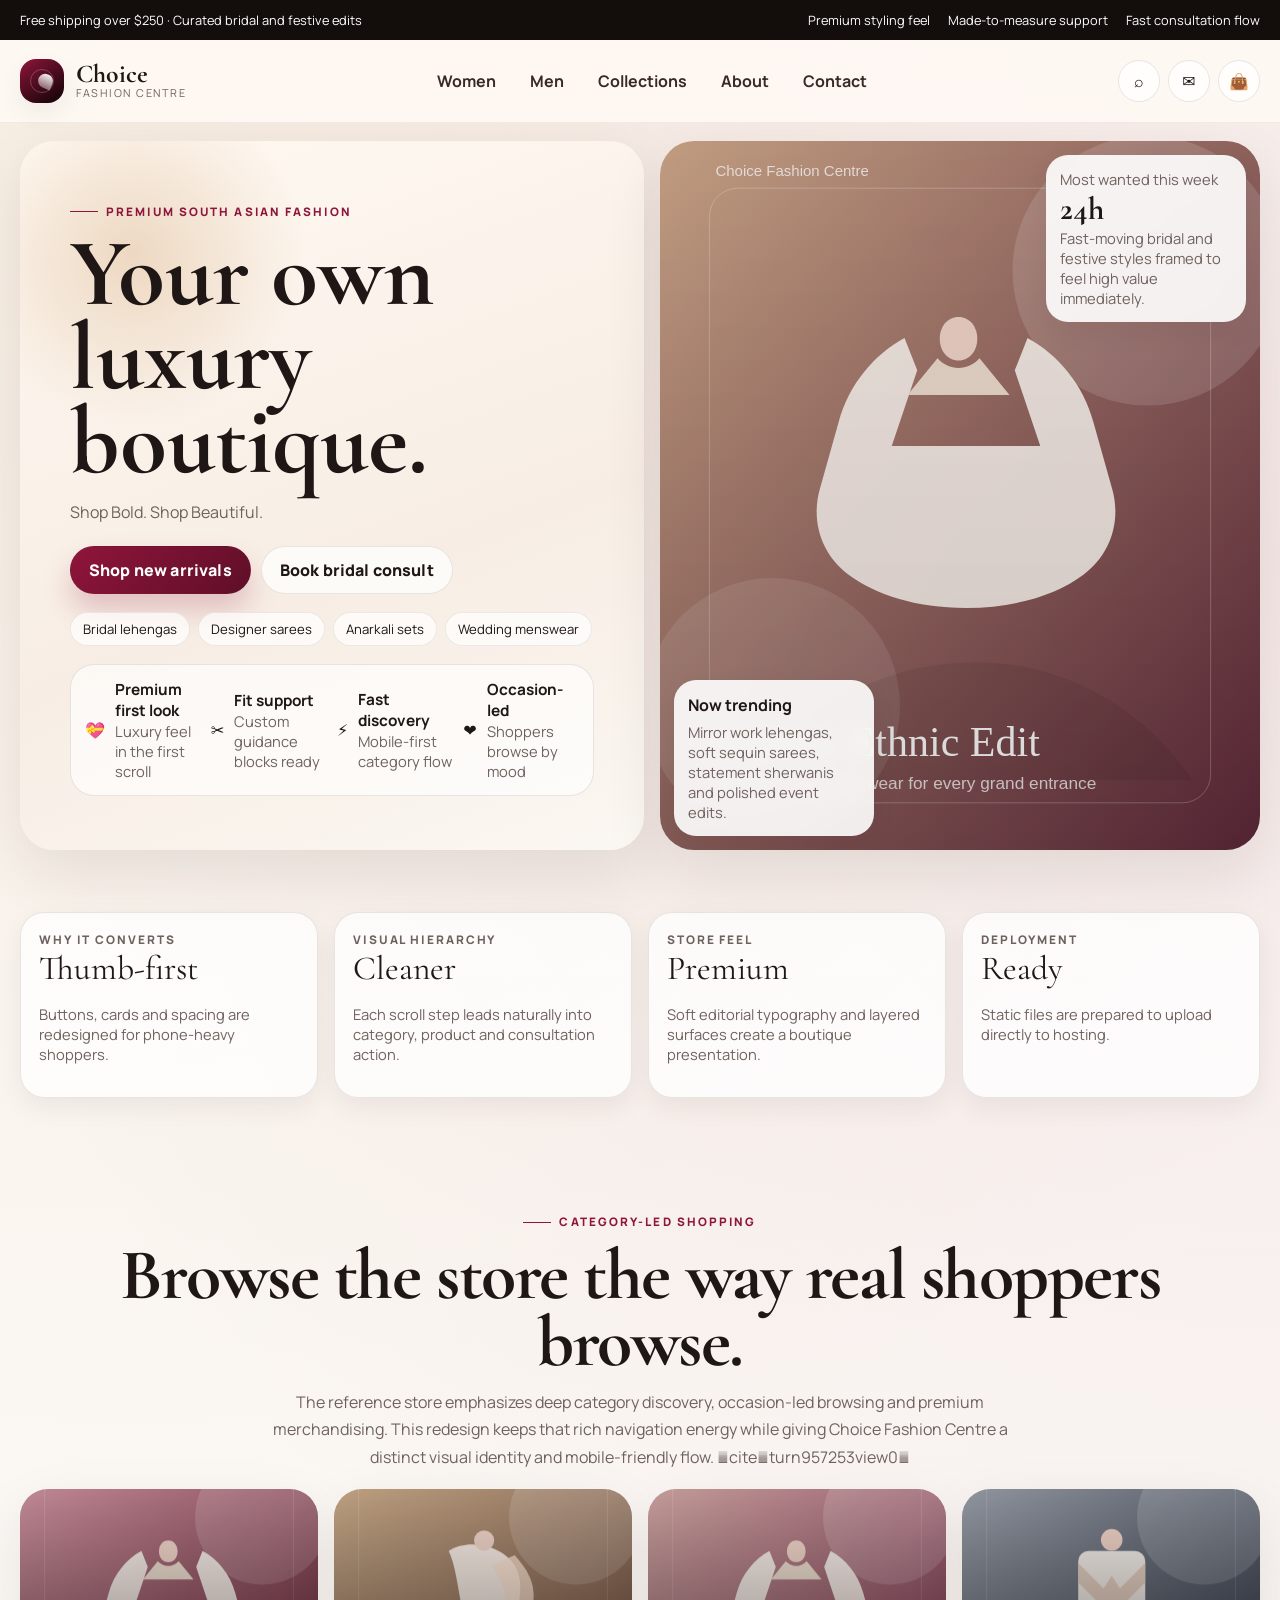
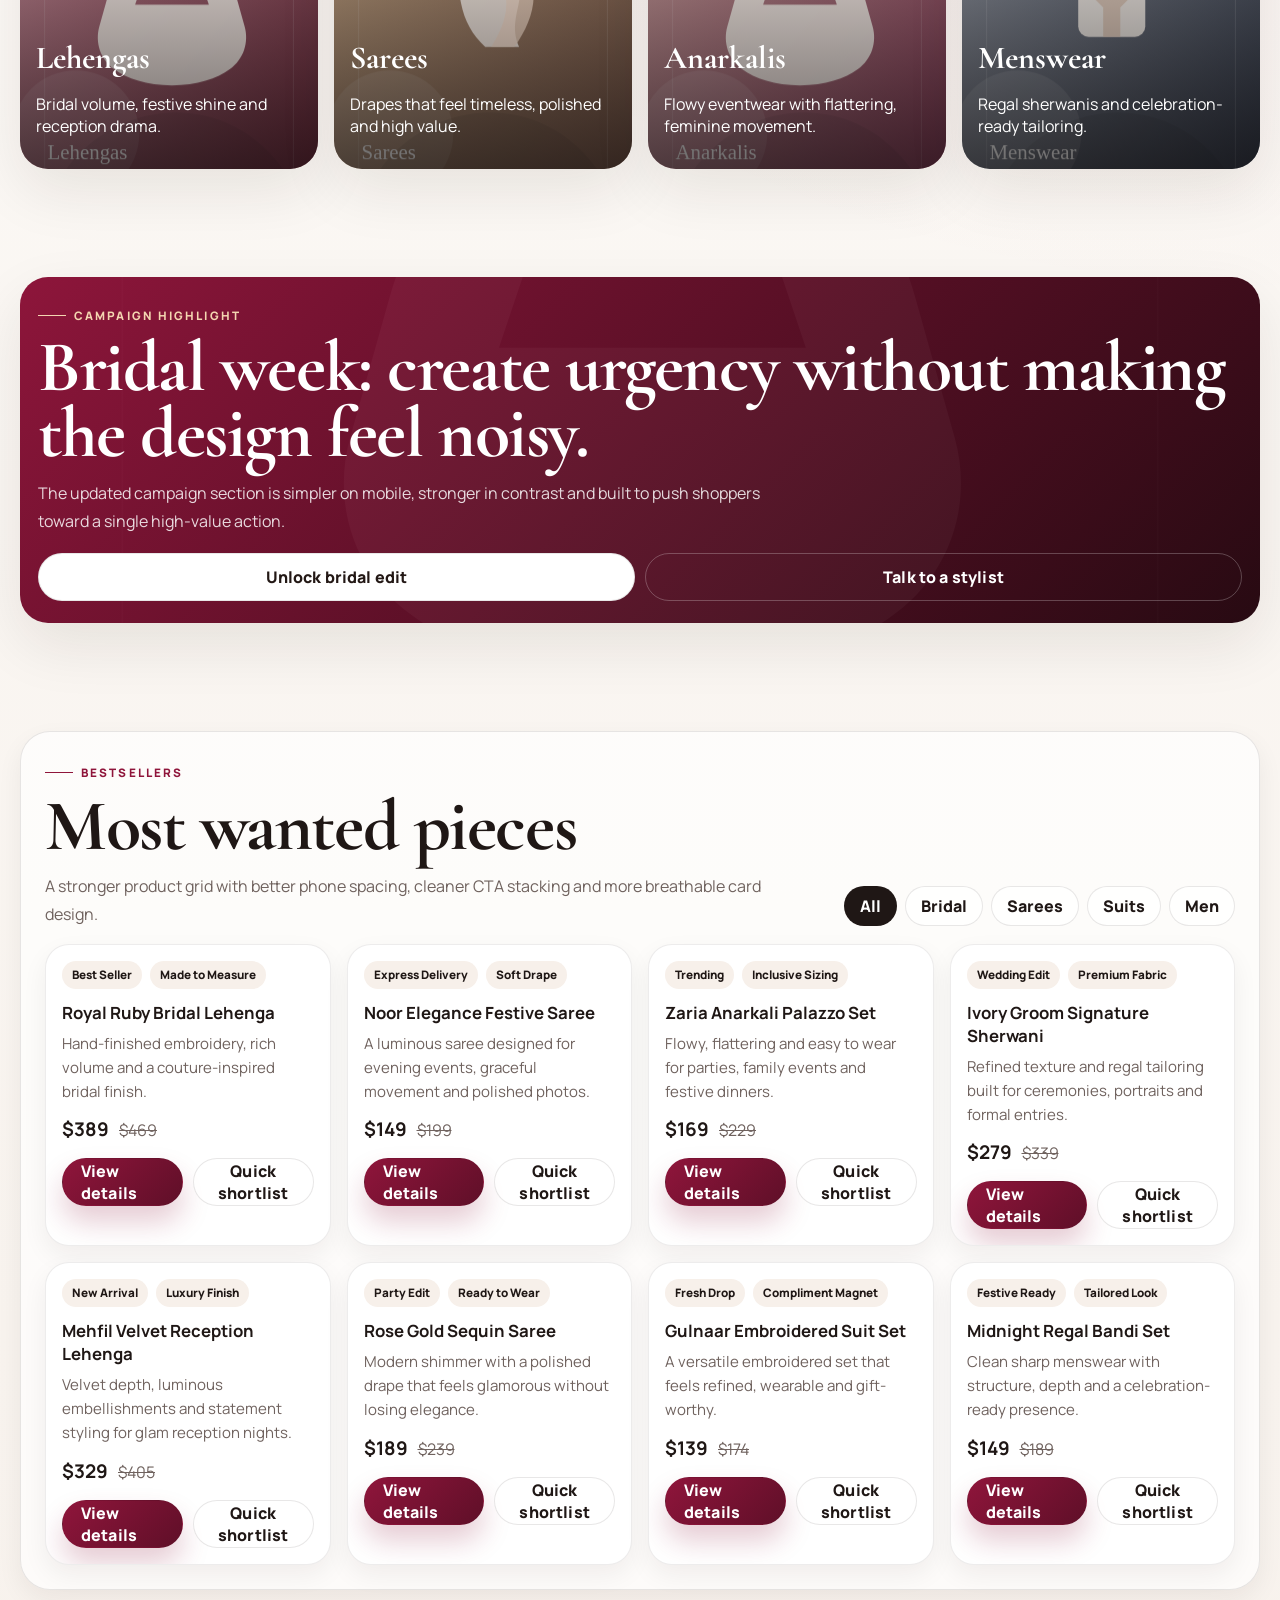
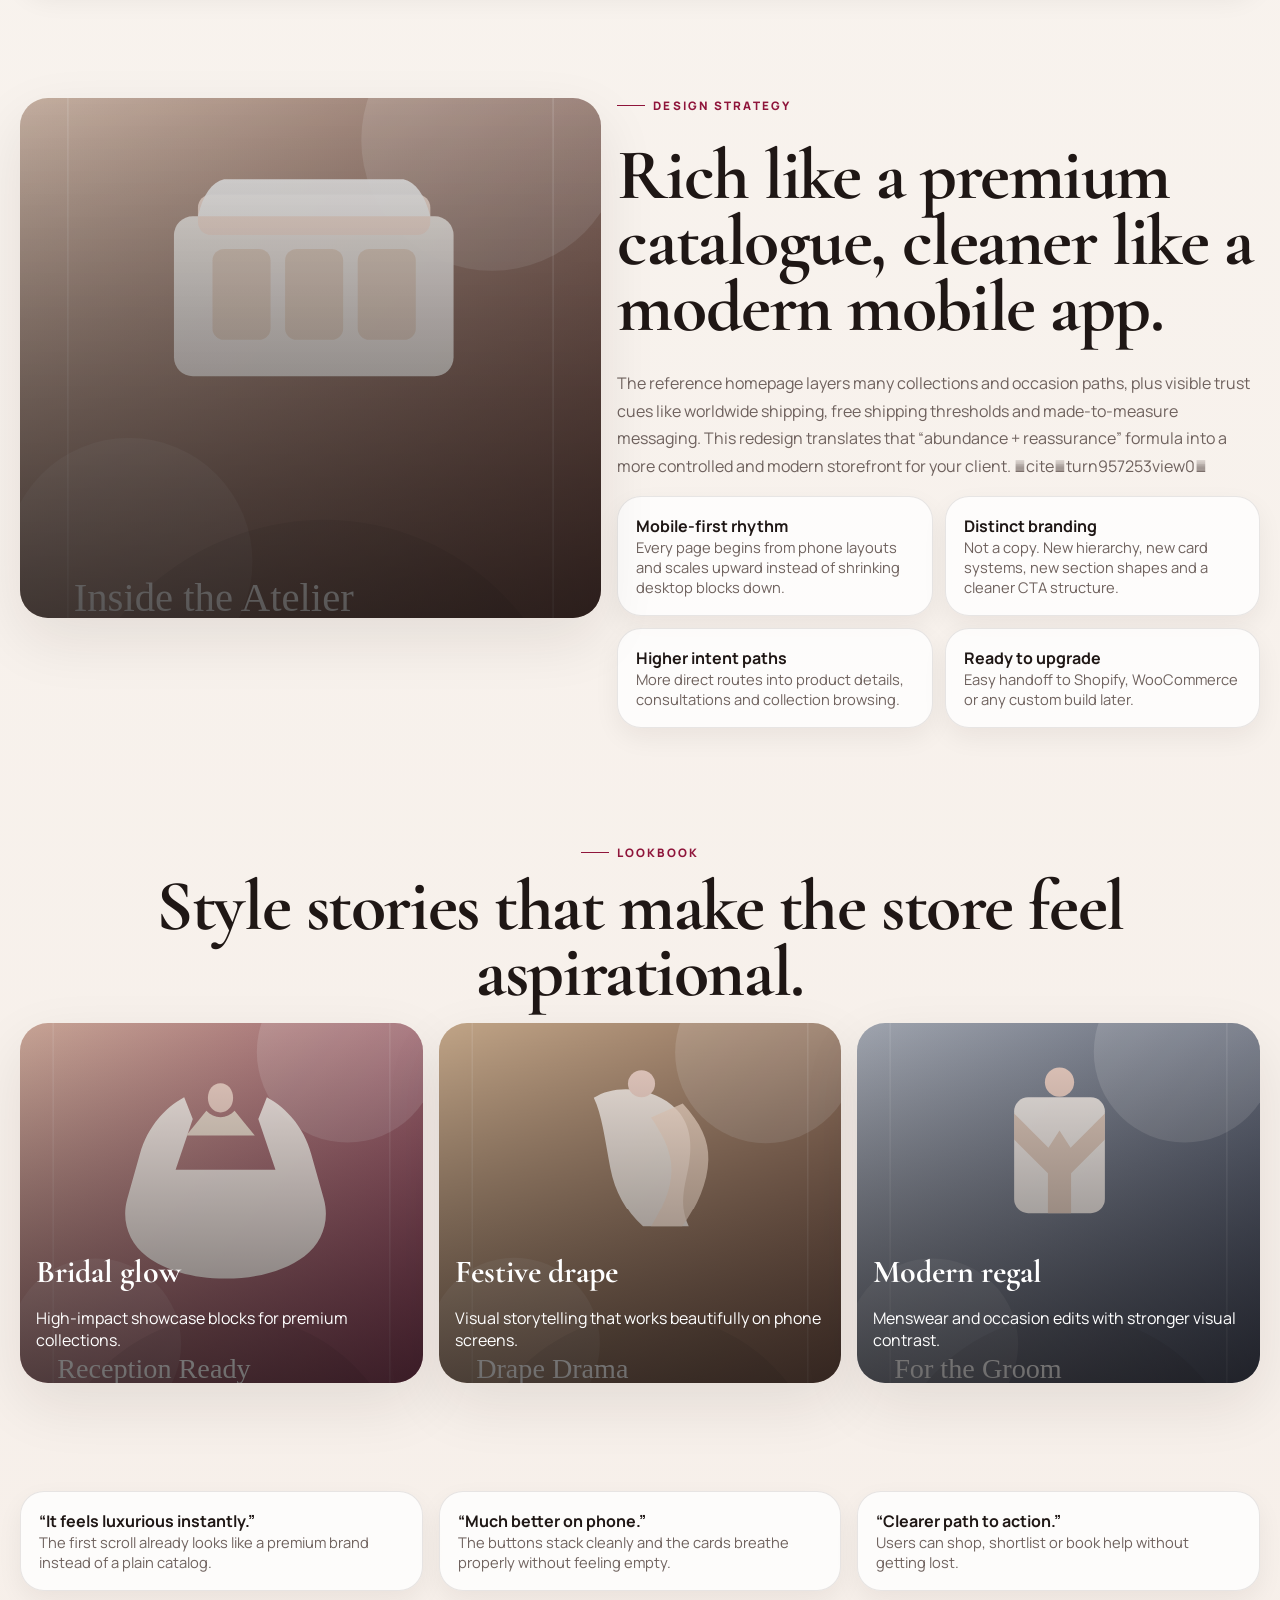
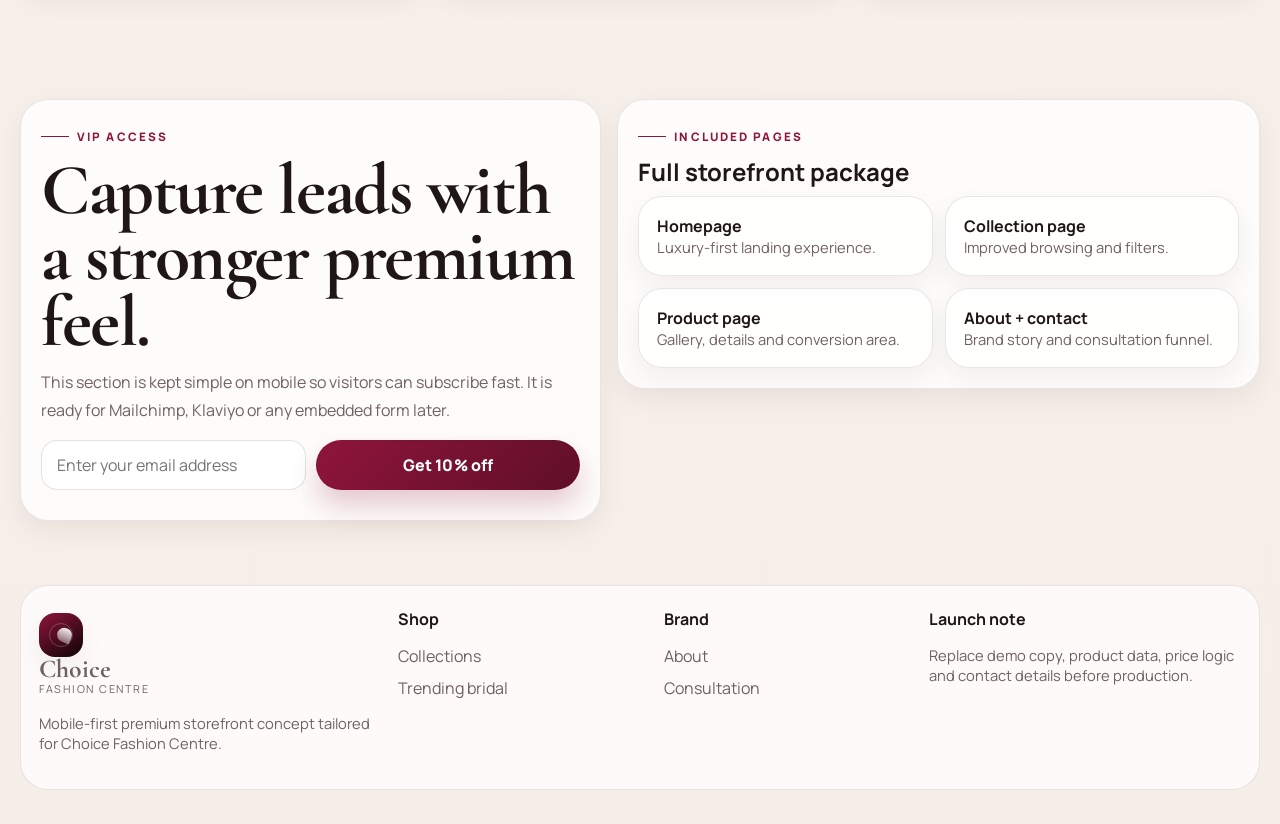
<file: index.html>
<!DOCTYPE html>
<html lang="en">

<head>
  <meta charset="UTF-8">
  <meta name="viewport" content="width=device-width, initial-scale=1.0">
  <title>Choice Fashion Centre | Premium Occasion Wear</title>
  <meta name="description"
    content="Choice Fashion Centre premium mobile-first fashion storefront for bridal, festive, saree and menswear shopping.">
  <link rel="preconnect" href="https://fonts.googleapis.com">
  <link rel="preconnect" href="https://fonts.gstatic.com" crossorigin>
  <link
    href="https://fonts.googleapis.com/css2?family=Cormorant+Garamond:wght@500;600;700&family=Manrope:wght@400;500;700;800&display=swap"
    rel="stylesheet">
  <link rel="stylesheet" href="assets/css/styles.css">
</head>

<body>
  <div class="topbar">
    <div class="container topbar-inner">
      <div>Free shipping over $250 · Curated bridal and festive edits</div>
      <div class="topbar-items"><span>Premium styling feel</span><span>Made-to-measure support</span><span>Fast
          consultation flow</span></div>
    </div>
  </div>

  <header class="site-header">
    <div class="container navbar">
      <a class="brand" href="index.html">
        <div class="brand-mark"></div>
        <div class="brand-text"><strong>Choice</strong><span>Fashion Centre</span></div>
      </a>

      <nav class="nav-links">
        <div class="nav-item"><a href="pages/shop.html">Women</a></div>
        <div class="nav-item"><a href="pages/shop.html">Men</a></div>
        <div class="nav-item"><a href="pages/shop.html">Collections</a></div>
        <div class="nav-item"><a href="pages/about.html">About</a></div>
        <div class="nav-item"><a href="pages/contact.html">Contact</a></div>
      </nav>

      <div class="header-actions">
        <div class="header-desktop-actions">
          <a class="icon-btn" href="pages/shop.html" aria-label="Search">⌕</a>
          <a class="icon-btn" href="pages/contact.html" aria-label="Contact">✉</a>
          <a class="icon-btn" href="pages/shop.html" aria-label="Bag">👜</a>
        </div>
        <button class="icon-btn mobile-toggle" data-mobile-toggle aria-label="Menu">☰</button>
      </div>
    </div>
  </header>

  <div class="mobile-panel" data-mobile-panel>
    <div class="mobile-sheet">
      <div style="display:flex;justify-content:space-between;align-items:center;gap:12px;">
        <div class="brand-text"><strong>Choice</strong><span>Fashion Centre</span></div>
        <button class="icon-btn" data-mobile-close aria-label="Close">✕</button>
      </div>
      <a href="pages/shop.html">Shop all collections</a>
      <a href="pages/product.html?product=royal-ruby-lehenga">Trending bridal</a>
      <a href="pages/product.html?product=ivory-groom-sherwani">Menswear edit</a>
      <a href="pages/about.html">Our story</a>
      <a href="pages/contact.html">Book consultation</a>
      <div class="mobile-cta"><a class="btn btn-primary" href="pages/contact.html" style="width:100%;">Get styling
          help</a></div>
    </div>
  </div>

  <main>
    <section class="hero">
      <div class="container hero-wrap">
        <div class="hero-copy">
          <div class="eyebrow">Premium South Asian fashion</div>
          <h1>Your own luxury boutique.</h1>
          <p>Shop Bold. Shop Beautiful.</p>
          <div class="hero-actions">
            <a class="btn btn-primary" href="pages/shop.html">Shop new arrivals</a>
            <a class="btn btn-secondary" href="pages/contact.html">Book bridal consult</a>
          </div>
          <div class="hero-tags">
            <span class="pill">Bridal lehengas</span>
            <span class="pill">Designer sarees</span>
            <span class="pill">Anarkali sets</span>
            <span class="pill">Wedding menswear</span>
          </div>
          <div class="trust-bar">
            <div class="trust-item">
              <div>💝</div>
              <div><strong>Premium first look</strong>
                <div class="small">Luxury feel in the first scroll</div>
              </div>
            </div>
            <div class="trust-item">
              <div>✂</div>
              <div><strong>Fit support</strong>
                <div class="small">Custom guidance blocks ready</div>
              </div>
            </div>
            <div class="trust-item">
              <div>⚡</div>
              <div><strong>Fast discovery</strong>
                <div class="small">Mobile-first category flow</div>
              </div>
            </div>
            <div class="trust-item">
              <div>❤</div>
              <div><strong>Occasion-led</strong>
                <div class="small">Shoppers browse by mood</div>
              </div>
            </div>
          </div>
        </div>

        <div class="hero-media">
          <div class="hero-floating float-right">
            <div class="small">Most wanted this week</div>
            <div class="kpi">24h</div>
            <div class="small">Fast-moving bridal and festive styles framed to feel high value immediately.</div>
          </div>
          <div class="hero-floating float-left">
            <strong>Now trending</strong>
            <div class="small" style="margin-top:6px;">Mirror work lehengas, soft sequin sarees, statement sherwanis and
              polished event edits.</div>
          </div>
        </div>
      </div>
    </section>

    <section class="section">
      <div class="container stats-grid">
        <article class="stat-card">
          <div class="label">Why it converts</div>
          <div class="stat-value">Thumb-first</div>
          <p class="small">Buttons, cards and spacing are redesigned for phone-heavy shoppers.</p>
        </article>
        <article class="stat-card">
          <div class="label">Visual hierarchy</div>
          <div class="stat-value">Cleaner</div>
          <p class="small">Each scroll step leads naturally into category, product and consultation action.</p>
        </article>
        <article class="stat-card">
          <div class="label">Store feel</div>
          <div class="stat-value">Premium</div>
          <p class="small">Soft editorial typography and layered surfaces create a boutique presentation.</p>
        </article>
        <article class="stat-card">
          <div class="label">Deployment</div>
          <div class="stat-value">Ready</div>
          <p class="small">Static files are prepared to upload directly to hosting.</p>
        </article>
      </div>
    </section>

    <section class="section">
      <div class="container center">
        <div class="eyebrow">Category-led shopping</div>
        <h2 class="section-title">Browse the store the way real shoppers browse.</h2>
        <p class="section-copy" style="margin-inline:auto;">The reference store emphasizes deep category discovery,
          occasion-led browsing and premium merchandising. This redesign keeps that rich navigation energy while giving
          Choice Fashion Centre a distinct visual identity and mobile-friendly flow. citeturn957253view0</p>
      </div>
      <div class="container category-grid" style="margin-top:18px;">
        <a class="category-card category-a" href="pages/product.html?product=royal-ruby-lehenga">
          <div class="overlay"></div>
          <div class="content">
            <h3>Lehengas</h3>
            <p>Bridal volume, festive shine and reception drama.</p>
          </div>
        </a>
        <a class="category-card category-b" href="pages/product.html?product=noor-elegance-saree">
          <div class="overlay"></div>
          <div class="content">
            <h3>Sarees</h3>
            <p>Drapes that feel timeless, polished and high value.</p>
          </div>
        </a>
        <a class="category-card category-c" href="pages/product.html?product=zaria-anarkali-set">
          <div class="overlay"></div>
          <div class="content">
            <h3>Anarkalis</h3>
            <p>Flowy eventwear with flattering, feminine movement.</p>
          </div>
        </a>
        <a class="category-card category-d" href="pages/product.html?product=ivory-groom-sherwani">
          <div class="overlay"></div>
          <div class="content">
            <h3>Menswear</h3>
            <p>Regal sherwanis and celebration-ready tailoring.</p>
          </div>
        </a>
      </div>
    </section>

    <section class="section">
      <div class="container promo-panel">
        <div class="eyebrow" style="color:#f4d6b1;">Campaign highlight</div>
        <h2 class="section-title">Bridal week: create urgency without making the design feel noisy.</h2>
        <p class="section-copy" style="color:rgba(255,255,255,.84);">The updated campaign section is simpler on mobile,
          stronger in contrast and built to push shoppers toward a single high-value action.</p>
        <div class="promo-actions">
          <a class="btn btn-secondary" href="pages/shop.html" style="background:#fff;color:#231815;">Unlock bridal
            edit</a>
          <a class="btn btn-ghost" href="pages/contact.html" style="border-color:rgba(255,255,255,.24);color:#fff;">Talk
            to a stylist</a>
        </div>
      </div>
    </section>

    <section class="section">
      <div class="container product-shell">
        <div class="product-toolbar">
          <div>
            <div class="eyebrow">Bestsellers</div>
            <h2 class="section-title">Most wanted pieces</h2>
            <p class="section-copy">A stronger product grid with better phone spacing, cleaner CTA stacking and more
              breathable card design.</p>
          </div>
          <div class="tabs">
            <button class="tab-btn active" data-tab="all">All</button>
            <button class="tab-btn" data-tab="bridal">Bridal</button>
            <button class="tab-btn" data-tab="sarees">Sarees</button>
            <button class="tab-btn" data-tab="salwar">Suits</button>
            <button class="tab-btn" data-tab="mens">Men</button>
          </div>
        </div>
        <div class="product-grid" data-product-grid></div>
      </div>
    </section>

    <section class="section">
      <div class="container story-grid">
        <div class="story-media"></div>
        <div class="story-copy">
          <div class="eyebrow">Design strategy</div>
          <h2 class="section-title">Rich like a premium catalogue, cleaner like a modern mobile app.</h2>
          <p class="section-copy">The reference homepage layers many collections and occasion paths, plus visible trust
            cues like worldwide shipping, free shipping thresholds and made-to-measure messaging. This redesign
            translates that “abundance + reassurance” formula into a more controlled and modern storefront for your
            client. citeturn957253view0</p>
          <div class="feature-list">
            <div class="feature-card"><strong>Mobile-first rhythm</strong>
              <p class="small">Every page begins from phone layouts and scales upward instead of shrinking desktop
                blocks down.</p>
            </div>
            <div class="feature-card"><strong>Distinct branding</strong>
              <p class="small">Not a copy. New hierarchy, new card systems, new section shapes and a cleaner CTA
                structure.</p>
            </div>
            <div class="feature-card"><strong>Higher intent paths</strong>
              <p class="small">More direct routes into product details, consultations and collection browsing.</p>
            </div>
            <div class="feature-card"><strong>Ready to upgrade</strong>
              <p class="small">Easy handoff to Shopify, WooCommerce or any custom build later.</p>
            </div>
          </div>
        </div>
      </div>
    </section>

    <section class="section">
      <div class="container center">
        <div class="eyebrow">Lookbook</div>
        <h2 class="section-title">Style stories that make the store feel aspirational.</h2>
      </div>
      <div class="container lookbook-grid" style="margin-top:18px;">
        <div class="lookbook-card lb-1">
          <div class="content">
            <h3>Bridal glow</h3>
            <p>High-impact showcase blocks for premium collections.</p>
          </div>
        </div>
        <div class="lookbook-card lb-2">
          <div class="content">
            <h3>Festive drape</h3>
            <p>Visual storytelling that works beautifully on phone screens.</p>
          </div>
        </div>
        <div class="lookbook-card lb-3">
          <div class="content">
            <h3>Modern regal</h3>
            <p>Menswear and occasion edits with stronger visual contrast.</p>
          </div>
        </div>
      </div>
    </section>

    <section class="section">
      <div class="container testimonial-grid">
        <article class="testimonial"><strong>“It feels luxurious instantly.”</strong>
          <p class="small">The first scroll already looks like a premium brand instead of a plain catalog.</p>
        </article>
        <article class="testimonial"><strong>“Much better on phone.”</strong>
          <p class="small">The buttons stack cleanly and the cards breathe properly without feeling empty.</p>
        </article>
        <article class="testimonial"><strong>“Clearer path to action.”</strong>
          <p class="small">Users can shop, shortlist or book help without getting lost.</p>
        </article>
      </div>
    </section>

    <section class="section">
      <div class="container newsletter">
        <div class="newsletter-card">
          <div class="eyebrow">VIP access</div>
          <h2 class="section-title">Capture leads with a stronger premium feel.</h2>
          <p class="section-copy">This section is kept simple on mobile so visitors can subscribe fast. It is ready for
            Mailchimp, Klaviyo or any embedded form later.</p>
          <form class="input-row" data-fake-submit style="margin-top:16px;">
            <input type="email" placeholder="Enter your email address">
            <button class="btn btn-primary" type="submit">Get 10% off</button>
            <div class="small" data-note></div>
          </form>
        </div>
        <div class="contact-card">
          <div class="eyebrow">Included pages</div>
          <h3 style="font-size:1.5rem;margin:10px 0 8px;">Full storefront package</h3>
          <div class="feature-list">
            <div class="feature-card"><strong>Homepage</strong>
              <p class="small">Luxury-first landing experience.</p>
            </div>
            <div class="feature-card"><strong>Collection page</strong>
              <p class="small">Improved browsing and filters.</p>
            </div>
            <div class="feature-card"><strong>Product page</strong>
              <p class="small">Gallery, details and conversion area.</p>
            </div>
            <div class="feature-card"><strong>About + contact</strong>
              <p class="small">Brand story and consultation funnel.</p>
            </div>
          </div>
        </div>
      </div>
    </section>
  </main>

  <footer class="footer">
    <div class="container footer-shell">
      <div class="footer-grid">
        <div>
          <a class="brand" href="index.html">
            <div class="brand-mark"></div>
            <div class="brand-text"><strong>Choice</strong><span>Fashion Centre</span></div>
          </a>
          <p class="small" style="margin-top:12px;">Mobile-first premium storefront concept tailored for Choice Fashion
            Centre.</p>
        </div>
        <div>
          <h4>Shop</h4><a href="pages/shop.html">Collections</a><a
            href="pages/product.html?product=royal-ruby-lehenga">Trending bridal</a>
        </div>
        <div>
          <h4>Brand</h4><a href="pages/about.html">About</a><a href="pages/contact.html">Consultation</a>
        </div>
        <div>
          <h4>Launch note</h4>
          <p class="small">Replace demo copy, product data, price logic and contact details before production.</p>
        </div>
      </div>
    </div>
  </footer>

  <nav class="mobile-bottom-nav">
    <a href="index.html" class="active"><span>⌂</span><span>Home</span></a>
    <a href="pages/shop.html"><span>◫</span><span>Shop</span></a>
    <a href="pages/contact.html"><span>✉</span><span>Consult</span></a>
    <a href="pages/product.html?product=royal-ruby-lehenga"><span>♡</span><span>Trending</span></a>
  </nav>

  <script src="assets/js/app.js"></script>
</body>

</html>
</file>
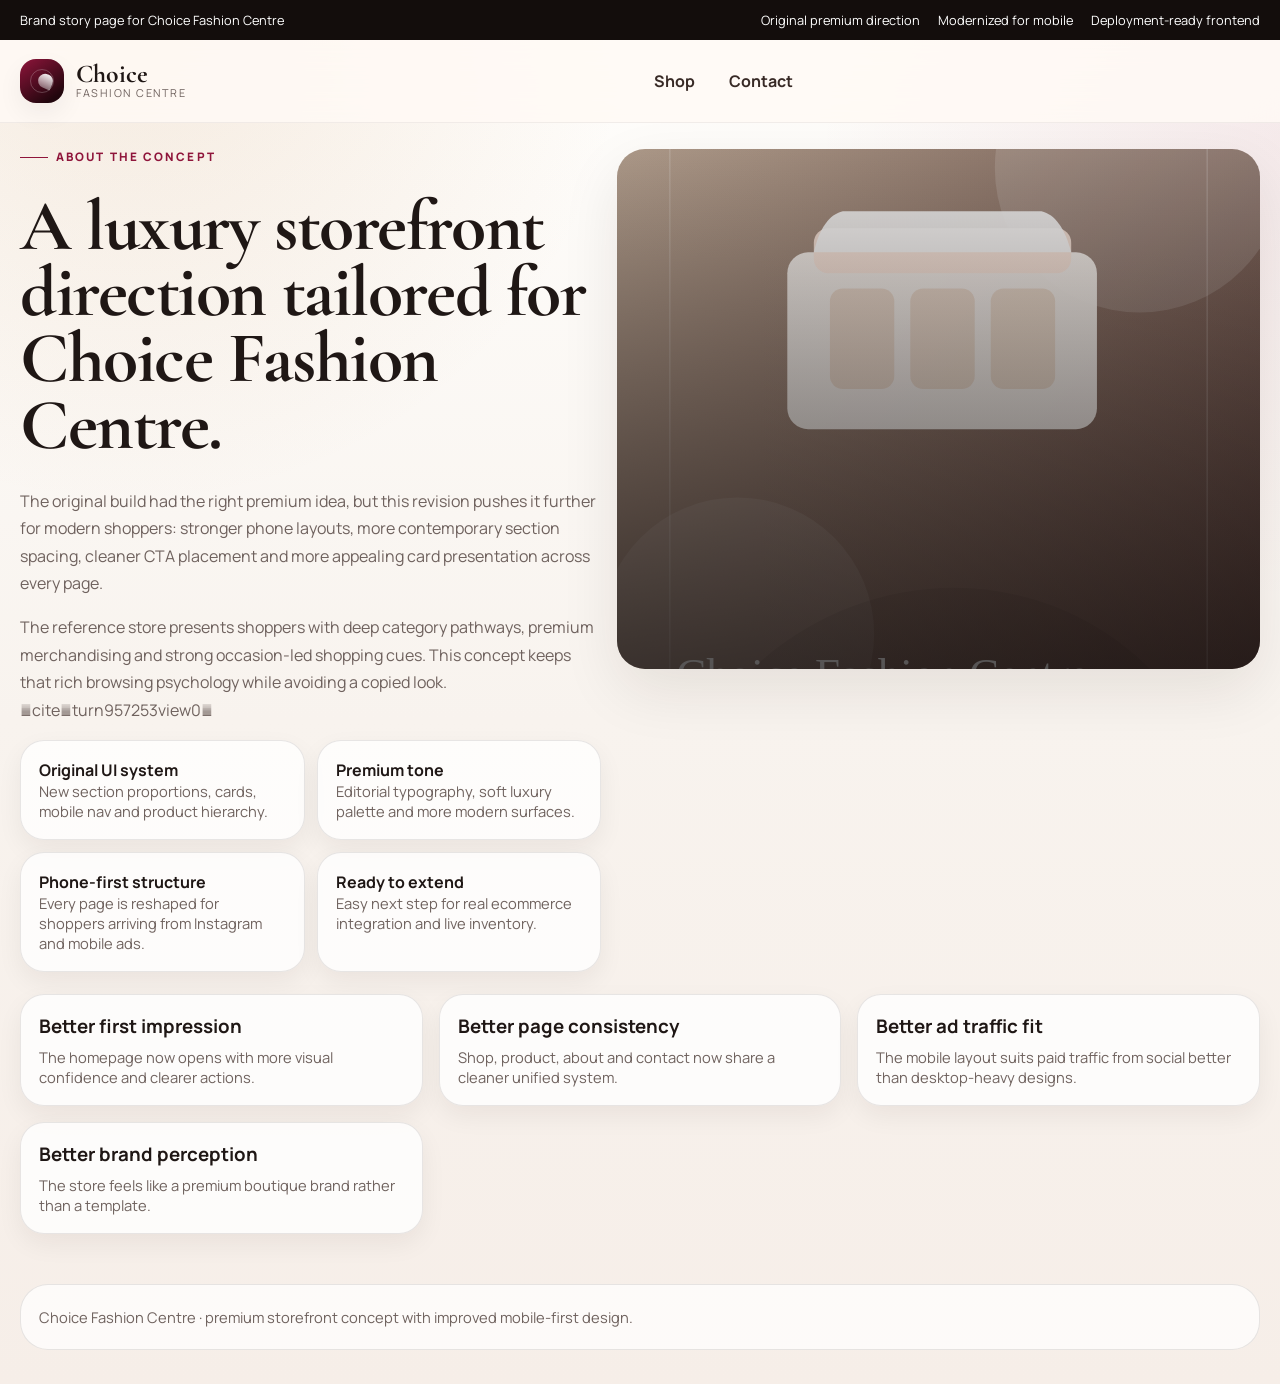
<file: pages/about.html>
<!DOCTYPE html>
<html lang="en">
<head>
  <meta charset="UTF-8">
  <meta name="viewport" content="width=device-width, initial-scale=1.0">
  <title>About | Choice Fashion Centre</title>
  <link rel="preconnect" href="https://fonts.googleapis.com">
  <link rel="preconnect" href="https://fonts.gstatic.com" crossorigin>
  <link href="https://fonts.googleapis.com/css2?family=Cormorant+Garamond:wght@500;600;700&family=Manrope:wght@400;500;700;800&display=swap" rel="stylesheet">
  <link rel="stylesheet" href="../assets/css/styles.css">
</head>
<body>
  <div class="topbar"><div class="container topbar-inner"><div>Brand story page for Choice Fashion Centre</div><div class="topbar-items"><span>Original premium direction</span><span>Modernized for mobile</span><span>Deployment-ready frontend</span></div></div></div>
  <header class="site-header"><div class="container navbar"><a class="brand" href="../index.html"><div class="brand-mark"></div><div class="brand-text"><strong>Choice</strong><span>Fashion Centre</span></div></a><nav class="nav-links"><div class="nav-item"><a href="shop.html">Shop</a></div><div class="nav-item"><a href="contact.html">Contact</a></div></nav><div class="header-actions"><button class="icon-btn mobile-toggle" data-mobile-toggle>☰</button></div></div></header>
  <div class="mobile-panel" data-mobile-panel><div class="mobile-sheet"><div style="display:flex;justify-content:space-between;align-items:center;"><div class="brand-text"><strong>Choice</strong><span>Fashion Centre</span></div><button class="icon-btn" data-mobile-close>✕</button></div><a href="shop.html">Shop</a><a href="contact.html">Consultation</a><a href="../index.html">Home</a></div></div>

  <main class="page-hero">
    <div class="container page-shell">
      <section class="about-grid">
        <div class="about-copy">
          <div class="eyebrow">About the concept</div>
          <h1 class="section-title">A luxury storefront direction tailored for Choice Fashion Centre.</h1>
          <p class="section-copy">The original build had the right premium idea, but this revision pushes it further for modern shoppers: stronger phone layouts, more contemporary section spacing, cleaner CTA placement and more appealing card presentation across every page.</p>
          <p class="section-copy">The reference store presents shoppers with deep category pathways, premium merchandising and strong occasion-led shopping cues. This concept keeps that rich browsing psychology while avoiding a copied look. citeturn957253view0</p>
          <div class="feature-list">
            <div class="feature-card"><strong>Original UI system</strong><p class="small">New section proportions, cards, mobile nav and product hierarchy.</p></div>
            <div class="feature-card"><strong>Premium tone</strong><p class="small">Editorial typography, soft luxury palette and more modern surfaces.</p></div>
            <div class="feature-card"><strong>Phone-first structure</strong><p class="small">Every page is reshaped for shoppers arriving from Instagram and mobile ads.</p></div>
            <div class="feature-card"><strong>Ready to extend</strong><p class="small">Easy next step for real ecommerce integration and live inventory.</p></div>
          </div>
        </div>
        <div class="about-media"></div>
      </section>

      <section class="usp-grid">
        <article class="service-card"><h3>Better first impression</h3><p class="small">The homepage now opens with more visual confidence and clearer actions.</p></article>
        <article class="service-card"><h3>Better page consistency</h3><p class="small">Shop, product, about and contact now share a cleaner unified system.</p></article>
        <article class="service-card"><h3>Better ad traffic fit</h3><p class="small">The mobile layout suits paid traffic from social better than desktop-heavy designs.</p></article>
        <article class="service-card"><h3>Better brand perception</h3><p class="small">The store feels like a premium boutique brand rather than a template.</p></article>
      </section>
    </div>
  </main>

  <footer class="footer"><div class="container footer-shell"><div class="small">Choice Fashion Centre · premium storefront concept with improved mobile-first design.</div></div></footer>
  <nav class="mobile-bottom-nav"><a href="../index.html"><span>⌂</span><span>Home</span></a><a href="shop.html"><span>◫</span><span>Shop</span></a><a href="contact.html"><span>✉</span><span>Consult</span></a><a href="about.html" class="active"><span>◎</span><span>About</span></a></nav>
  <script src="../assets/js/app.js"></script>
</body>
</html>
</file>
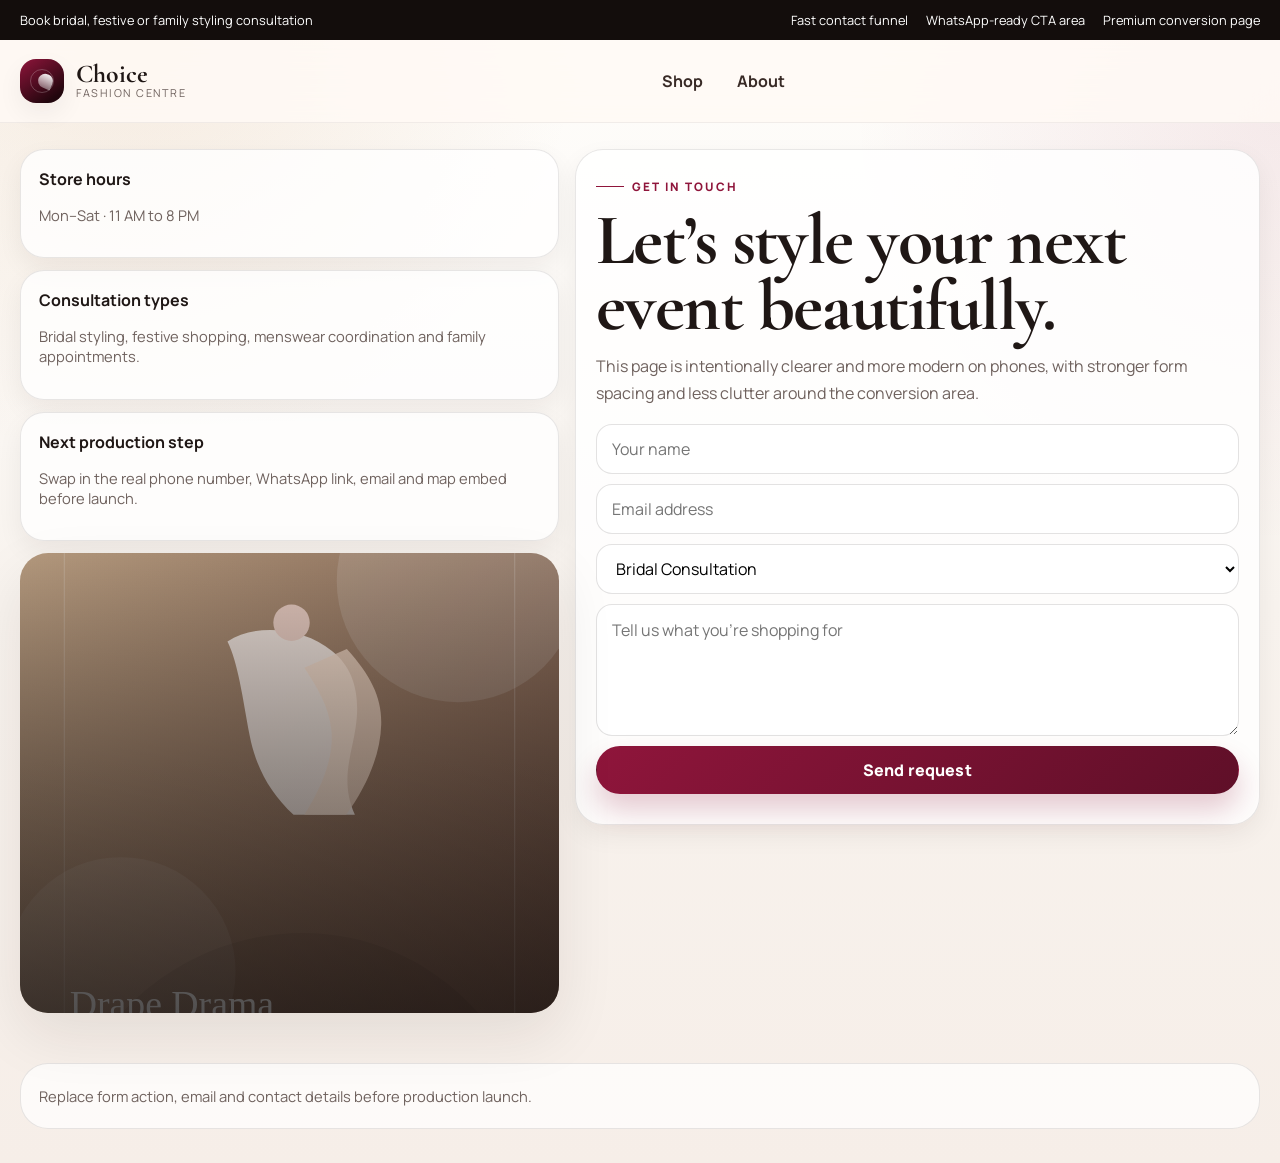
<file: pages/contact.html>
<!DOCTYPE html>
<html lang="en">
<head>
  <meta charset="UTF-8">
  <meta name="viewport" content="width=device-width, initial-scale=1.0">
  <title>Contact | Choice Fashion Centre</title>
  <link rel="preconnect" href="https://fonts.googleapis.com">
  <link rel="preconnect" href="https://fonts.gstatic.com" crossorigin>
  <link href="https://fonts.googleapis.com/css2?family=Cormorant+Garamond:wght@500;600;700&family=Manrope:wght@400;500;700;800&display=swap" rel="stylesheet">
  <link rel="stylesheet" href="../assets/css/styles.css">
</head>
<body>
  <div class="topbar"><div class="container topbar-inner"><div>Book bridal, festive or family styling consultation</div><div class="topbar-items"><span>Fast contact funnel</span><span>WhatsApp-ready CTA area</span><span>Premium conversion page</span></div></div></div>
  <header class="site-header"><div class="container navbar"><a class="brand" href="../index.html"><div class="brand-mark"></div><div class="brand-text"><strong>Choice</strong><span>Fashion Centre</span></div></a><nav class="nav-links"><div class="nav-item"><a href="shop.html">Shop</a></div><div class="nav-item"><a href="about.html">About</a></div></nav><div class="header-actions"><button class="icon-btn mobile-toggle" data-mobile-toggle>☰</button></div></div></header>
  <div class="mobile-panel" data-mobile-panel><div class="mobile-sheet"><div style="display:flex;justify-content:space-between;align-items:center;"><div class="brand-text"><strong>Choice</strong><span>Fashion Centre</span></div><button class="icon-btn" data-mobile-close>✕</button></div><a href="shop.html">Shop</a><a href="about.html">About</a><a href="../index.html">Home</a></div></div>

  <main class="page-hero">
    <div class="container page-shell">
      <section class="contact-grid">
        <div class="contact-list">
          <div class="contact-item"><strong>Store hours</strong><p class="small">Mon–Sat · 11 AM to 8 PM</p></div>
          <div class="contact-item"><strong>Consultation types</strong><p class="small">Bridal styling, festive shopping, menswear coordination and family appointments.</p></div>
          <div class="contact-item"><strong>Next production step</strong><p class="small">Swap in the real phone number, WhatsApp link, email and map embed before launch.</p></div>
          <div class="contact-visual"></div>
        </div>
        <div class="contact-card">
          <div class="eyebrow">Get in touch</div>
          <h1 class="section-title">Let’s style your next event beautifully.</h1>
          <p class="section-copy">This page is intentionally clearer and more modern on phones, with stronger form spacing and less clutter around the conversion area.</p>
          <form class="form-stack" data-fake-submit style="margin-top:16px;">
            <input placeholder="Your name">
            <input type="email" placeholder="Email address">
            <select>
              <option>Bridal Consultation</option>
              <option>Festive Shopping</option>
              <option>Menswear Styling</option>
              <option>Bulk / Family Appointment</option>
            </select>
            <textarea placeholder="Tell us what you’re shopping for"></textarea>
            <button class="btn btn-primary" type="submit">Send request</button>
            <div class="small" data-note></div>
          </form>
        </div>
      </section>
    </div>
  </main>

  <footer class="footer"><div class="container footer-shell"><div class="small">Replace form action, email and contact details before production launch.</div></div></footer>
  <nav class="mobile-bottom-nav"><a href="../index.html"><span>⌂</span><span>Home</span></a><a href="shop.html"><span>◫</span><span>Shop</span></a><a href="contact.html" class="active"><span>✉</span><span>Consult</span></a><a href="product.html?product=royal-ruby-lehenga"><span>♡</span><span>Trending</span></a></nav>
  <script src="../assets/js/app.js"></script>
</body>
</html>
</file>
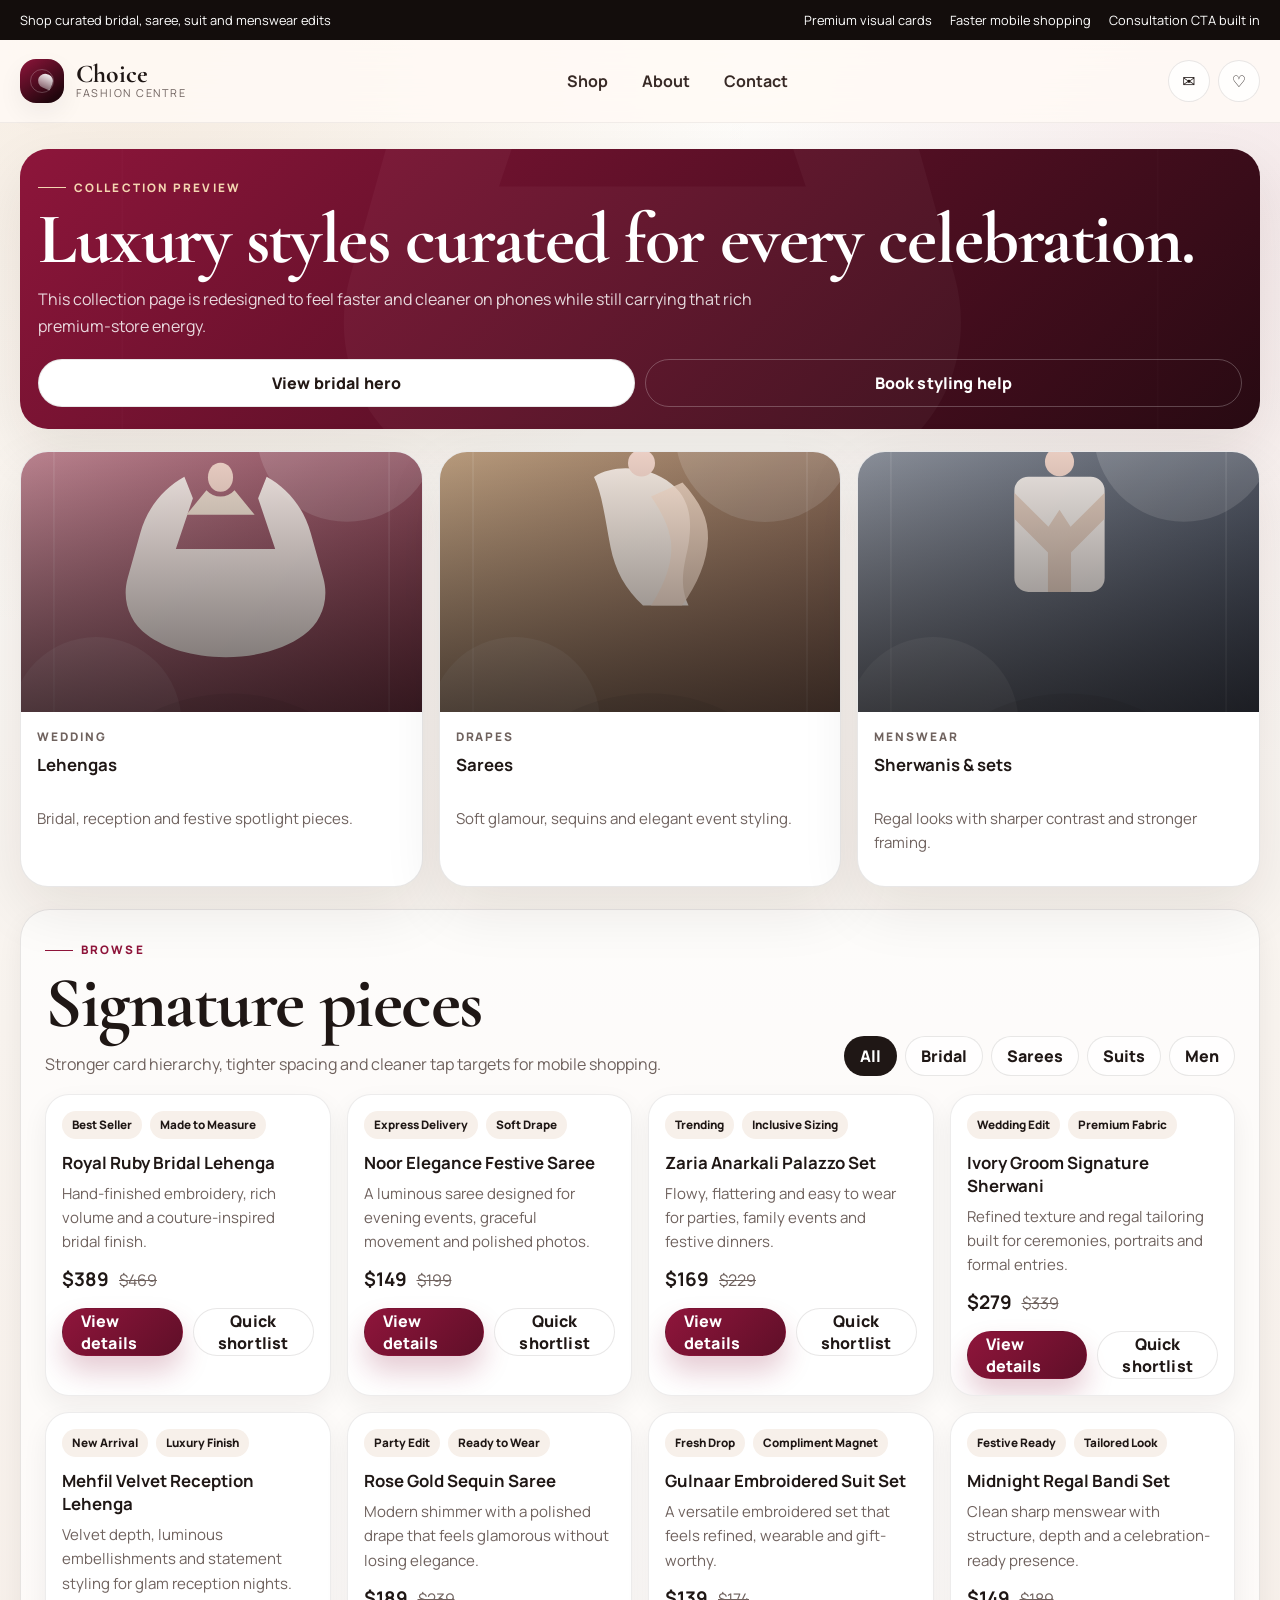
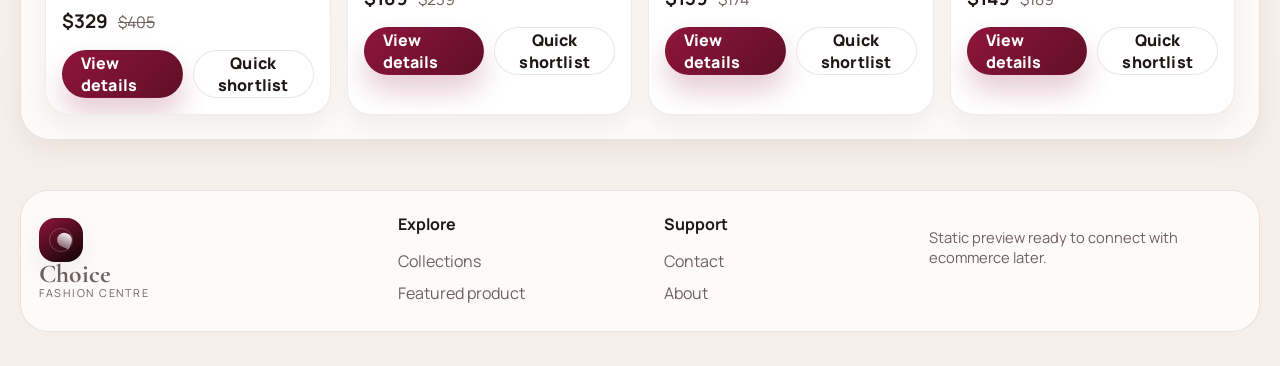
<file: pages/shop.html>
<!DOCTYPE html>
<html lang="en">
<head>
  <meta charset="UTF-8">
  <meta name="viewport" content="width=device-width, initial-scale=1.0">
  <title>Shop | Choice Fashion Centre</title>
  <link rel="preconnect" href="https://fonts.googleapis.com">
  <link rel="preconnect" href="https://fonts.gstatic.com" crossorigin>
  <link href="https://fonts.googleapis.com/css2?family=Cormorant+Garamond:wght@500;600;700&family=Manrope:wght@400;500;700;800&display=swap" rel="stylesheet">
  <link rel="stylesheet" href="../assets/css/styles.css">
</head>
<body>
  <div class="topbar"><div class="container topbar-inner"><div>Shop curated bridal, saree, suit and menswear edits</div><div class="topbar-items"><span>Premium visual cards</span><span>Faster mobile shopping</span><span>Consultation CTA built in</span></div></div></div>
  <header class="site-header">
    <div class="container navbar">
      <a class="brand" href="../index.html"><div class="brand-mark"></div><div class="brand-text"><strong>Choice</strong><span>Fashion Centre</span></div></a>
      <nav class="nav-links">
        <div class="nav-item"><a href="shop.html">Shop</a></div>
        <div class="nav-item"><a href="about.html">About</a></div>
        <div class="nav-item"><a href="contact.html">Contact</a></div>
      </nav>
      <div class="header-actions">
        <div class="header-desktop-actions"><a class="icon-btn" href="contact.html">✉</a><a class="icon-btn" href="product.html?product=royal-ruby-lehenga">♡</a></div>
        <button class="icon-btn mobile-toggle" data-mobile-toggle>☰</button>
      </div>
    </div>
  </header>
  <div class="mobile-panel" data-mobile-panel><div class="mobile-sheet"><div style="display:flex;justify-content:space-between;align-items:center;"><div class="brand-text"><strong>Choice</strong><span>Fashion Centre</span></div><button class="icon-btn" data-mobile-close>✕</button></div><a href="shop.html">All collections</a><a href="about.html">About</a><a href="contact.html">Consultation</a><div class="mobile-cta"><a class="btn btn-primary" href="contact.html" style="width:100%;">Talk to a stylist</a></div></div></div>

  <main class="page-hero">
    <div class="container page-shell">
      <section class="promo-panel">
        <div class="eyebrow" style="color:#f4d6b1;">Collection preview</div>
        <h1 class="section-title">Luxury styles curated for every celebration.</h1>
        <p class="section-copy" style="color:rgba(255,255,255,.84);">This collection page is redesigned to feel faster and cleaner on phones while still carrying that rich premium-store energy.</p>
        <div class="promo-actions">
          <a class="btn btn-secondary" href="product.html?product=royal-ruby-lehenga" style="background:#fff;color:#231815;">View bridal hero</a>
          <a class="btn btn-ghost" href="contact.html" style="border-color:rgba(255,255,255,.24);color:#fff;">Book styling help</a>
        </div>
      </section>

      <section class="collection-grid">
        <a class="collection-card" href="product.html?product=royal-ruby-lehenga"><div class="collection-image" style="background-image:url('../assets/img/cat-lehenga.svg')"></div><div class="product-body"><div class="label">Wedding</div><h3>Lehengas</h3><p class="product-meta">Bridal, reception and festive spotlight pieces.</p></div></a>
        <a class="collection-card" href="product.html?product=noor-elegance-saree"><div class="collection-image" style="background-image:url('../assets/img/cat-saree.svg')"></div><div class="product-body"><div class="label">Drapes</div><h3>Sarees</h3><p class="product-meta">Soft glamour, sequins and elegant event styling.</p></div></a>
        <a class="collection-card" href="product.html?product=ivory-groom-sherwani"><div class="collection-image" style="background-image:url('../assets/img/cat-mens.svg')"></div><div class="product-body"><div class="label">Menswear</div><h3>Sherwanis & sets</h3><p class="product-meta">Regal looks with sharper contrast and stronger framing.</p></div></a>
      </section>

      <section class="product-shell">
        <div class="product-toolbar">
          <div><div class="eyebrow">Browse</div><h2 class="section-title">Signature pieces</h2><p class="section-copy">Stronger card hierarchy, tighter spacing and cleaner tap targets for mobile shopping.</p></div>
          <div class="tabs">
            <button class="tab-btn active" data-tab="all">All</button>
            <button class="tab-btn" data-tab="bridal">Bridal</button>
            <button class="tab-btn" data-tab="sarees">Sarees</button>
            <button class="tab-btn" data-tab="salwar">Suits</button>
            <button class="tab-btn" data-tab="mens">Men</button>
          </div>
        </div>
        <div class="product-grid" data-product-grid></div>
      </section>
    </div>
  </main>

  <footer class="footer"><div class="container footer-shell"><div class="footer-grid"><div><a class="brand" href="../index.html"><div class="brand-mark"></div><div class="brand-text"><strong>Choice</strong><span>Fashion Centre</span></div></a></div><div><h4>Explore</h4><a href="shop.html">Collections</a><a href="product.html?product=royal-ruby-lehenga">Featured product</a></div><div><h4>Support</h4><a href="contact.html">Contact</a><a href="about.html">About</a></div><div><p class="small">Static preview ready to connect with ecommerce later.</p></div></div></div></footer>
  <nav class="mobile-bottom-nav"><a href="../index.html"><span>⌂</span><span>Home</span></a><a href="shop.html" class="active"><span>◫</span><span>Shop</span></a><a href="contact.html"><span>✉</span><span>Consult</span></a><a href="product.html?product=royal-ruby-lehenga"><span>♡</span><span>Trending</span></a></nav>
  <script src="../assets/js/app.js"></script>
</body>
</html>
</file>
<file: assets/css/styles.css>
:root {
  --bg: #f8f3ee;
  --bg-2: #fffdfa;
  --paper: rgba(255,255,255,0.82);
  --paper-strong: #ffffff;
  --text: #1f1715;
  --muted: #6f625e;
  --line: rgba(31,23,21,0.1);
  --line-strong: rgba(31,23,21,0.16);
  --accent: #8f153b;
  --accent-deep: #5f0f28;
  --gold: #c58b4f;
  --gold-soft: #f3e3d1;
  --dark: #130d0c;
  --success: #1a7a55;
  --shadow: 0 22px 60px rgba(28, 18, 14, 0.09);
  --shadow-soft: 0 10px 26px rgba(28, 18, 14, 0.06);
  --radius: 28px;
  --radius-lg: 34px;
  --radius-sm: 18px;
  --container: 1240px;
}

* { box-sizing: border-box; }
html { scroll-behavior: smooth; }
body {
  margin: 0;
  font-family: 'Manrope', system-ui, sans-serif;
  color: var(--text);
  background:
    radial-gradient(circle at 10% 0%, rgba(197, 139, 79, 0.16), transparent 28%),
    radial-gradient(circle at 100% 10%, rgba(143, 21, 59, 0.08), transparent 26%),
    linear-gradient(180deg, #fffefc 0%, var(--bg) 52%, #f6eee8 100%);
}
a { color: inherit; text-decoration: none; }
img { max-width: 100%; display: block; }
button, input, select, textarea { font: inherit; }
button { color: inherit; }
input, select, textarea { outline: none; }

.container {
  width: min(calc(100% - 24px), var(--container));
  margin: 0 auto;
}
.section { padding: 28px 0; }
.page-hero { padding: 18px 0 32px; }
.page-shell { display: grid; gap: 22px; }
.center { text-align: center; }
.small { font-size: 0.92rem; color: var(--muted); }
.label { font-size: 0.74rem; letter-spacing: 0.16em; text-transform: uppercase; color: var(--muted); font-weight: 800; }
.eyebrow {
  display: inline-flex;
  align-items: center;
  gap: 8px;
  font-size: 0.73rem;
  letter-spacing: 0.18em;
  text-transform: uppercase;
  font-weight: 800;
  color: var(--accent);
}
.eyebrow::before {
  content: "";
  width: 28px;
  height: 1px;
  background: currentColor;
}
.section-title {
  margin: 12px 0 14px;
  font-family: 'Cormorant Garamond', serif;
  font-size: clamp(2.3rem, 9vw, 4.5rem);
  line-height: 0.92;
  letter-spacing: -0.02em;
}
.section-copy {
  margin: 0;
  color: var(--muted);
  line-height: 1.72;
  max-width: 760px;
}
.grid { display: grid; gap: 16px; }
.card {
  background: var(--paper);
  border: 1px solid var(--line);
  border-radius: var(--radius);
  box-shadow: var(--shadow-soft);
  backdrop-filter: blur(12px);
}
.btn, .icon-btn, .pill, .chip {
  display: inline-flex;
  align-items: center;
  justify-content: center;
  gap: 10px;
  border-radius: 999px;
  border: 1px solid transparent;
  transition: transform .2s ease, background .2s ease, border-color .2s ease, box-shadow .2s ease;
}
.btn {
  min-height: 48px;
  padding: 0 18px;
  font-weight: 800;
  letter-spacing: .01em;
}
.btn:hover, .icon-btn:hover { transform: translateY(-1px); }
.btn-primary {
  color: #fff;
  background: linear-gradient(135deg, var(--accent), var(--accent-deep));
  box-shadow: 0 16px 28px rgba(143, 21, 59, 0.22);
}
.btn-secondary {
  background: rgba(255,255,255,.74);
  border-color: var(--line);
}
.btn-ghost {
  background: transparent;
  border-color: var(--line);
}
.icon-btn {
  width: 42px;
  height: 42px;
  background: rgba(255,255,255,.72);
  border-color: var(--line);
}
.pill, .chip {
  min-height: 34px;
  padding: 0 12px;
  font-size: 0.82rem;
  background: rgba(255,255,255,.7);
  border: 1px solid rgba(31,23,21,0.08);
}
.chip.active, .tab-btn.active {
  background: var(--text);
  color: #fff;
  border-color: transparent;
}
.topbar {
  background: var(--dark);
  color: #fff;
  font-size: .8rem;
}
.topbar-inner {
  min-height: 40px;
  display: flex;
  align-items: center;
  justify-content: center;
  text-align: center;
}
.topbar-items { display: none; }
.site-header {
  position: sticky;
  top: 0;
  z-index: 50;
  backdrop-filter: blur(18px);
  background: rgba(255, 250, 245, 0.86);
  border-bottom: 1px solid rgba(31,23,21,0.06);
}
.navbar {
  min-height: 72px;
  display: grid;
  grid-template-columns: auto auto;
  justify-content: space-between;
  gap: 14px;
  align-items: center;
}
.brand {
  display: flex;
  align-items: center;
  gap: 12px;
}
.brand-mark {
  width: 44px;
  aspect-ratio: 1;
  border-radius: 16px;
  background: linear-gradient(145deg, var(--accent), #21060d 84%);
  position: relative;
  box-shadow: var(--shadow-soft);
}
.brand-mark::before, .brand-mark::after {
  content: "";
  position: absolute;
}
.brand-mark::before {
  inset: 10px;
  border-radius: 12px;
  border: 1px solid rgba(255,255,255,.22);
}
.brand-mark::after {
  inset: 15px 11px 15px 18px;
  border-radius: 999px 999px 8px 999px;
  background: linear-gradient(180deg, rgba(255,255,255,.92), rgba(255,255,255,.4));
  transform: rotate(25deg);
}
.brand-text strong {
  display: block;
  font-family: 'Cormorant Garamond', serif;
  font-size: 1.6rem;
  line-height: .9;
}
.brand-text span {
  display: block;
  font-size: 0.68rem;
  text-transform: uppercase;
  letter-spacing: .16em;
  color: var(--muted);
}
.nav-links, .header-desktop-actions { display: none; }
.header-actions {
  display: flex;
  align-items: center;
  gap: 8px;
}
.mobile-toggle { display: inline-flex; }

.mobile-panel {
  position: fixed;
  inset: 0;
  background: rgba(19, 13, 12, 0.45);
  opacity: 0;
  pointer-events: none;
  transition: .22s ease;
  z-index: 70;
}
.mobile-panel.open {
  opacity: 1;
  pointer-events: auto;
}
.mobile-sheet {
  margin-left: auto;
  width: min(88vw, 380px);
  min-height: 100%;
  background: #fffaf6;
  padding: 20px;
  display: grid;
  align-content: start;
  gap: 12px;
  transform: translateX(100%);
  transition: .22s ease;
  box-shadow: -18px 0 40px rgba(0,0,0,.12);
}
.mobile-panel.open .mobile-sheet { transform: translateX(0); }
.mobile-sheet a {
  padding: 14px 14px;
  border-radius: 16px;
  background: rgba(255,255,255,.7);
  border: 1px solid var(--line);
  font-weight: 700;
}
.mobile-cta {
  margin-top: 8px;
  padding-top: 10px;
  border-top: 1px solid var(--line);
}

.hero {
  padding: 18px 0 8px;
}
.hero-wrap {
  display: grid;
  gap: 16px;
}
.hero-copy, .hero-media {
  border-radius: var(--radius-lg);
  box-shadow: var(--shadow);
  overflow: hidden;
  position: relative;
}
.hero-copy {
  background:
    radial-gradient(circle at 18% 16%, rgba(197, 139, 79, 0.28), transparent 22%),
    linear-gradient(160deg, #fff9f2 0%, #f7ede4 60%, #fbf7f2 100%);
  padding: 22px 18px 22px;
}
.hero-copy h1 {
  margin: 12px 0 14px;
  font-family: 'Cormorant Garamond', serif;
  font-size: clamp(2.8rem, 13vw, 6rem);
  line-height: .88;
}
.hero-copy p { margin: 0; color: var(--muted); line-height: 1.72; }
.hero-actions {
  display: grid;
  gap: 10px;
  margin-top: 20px;
}
.hero-actions .btn { width: 100%; }
.hero-tags {
  display: flex;
  gap: 8px;
  flex-wrap: wrap;
  margin-top: 18px;
}
.hero-media {
  min-height: 420px;
  background: linear-gradient(180deg, rgba(17,11,10,0.08), rgba(17,11,10,0.16)), url('../img/hero-model.svg') center/cover;
}
.hero-floating {
  position: absolute;
  background: rgba(255,255,255,.9);
  border-radius: 22px;
  padding: 14px;
  max-width: 200px;
  box-shadow: var(--shadow-soft);
  backdrop-filter: blur(10px);
}
.float-left { left: 14px; bottom: 14px; }
.float-right { right: 14px; top: 14px; }
.kpi {
  font-family: 'Cormorant Garamond', serif;
  font-weight: 700;
  font-size: 2rem;
}
.trust-bar {
  margin-top: 18px;
  display: grid;
  gap: 10px;
  background: rgba(255,255,255,.64);
  border: 1px solid var(--line);
  border-radius: 24px;
  padding: 14px;
}
.trust-item {
  display: flex;
  align-items: center;
  gap: 10px;
}
.trust-item strong { display: block; font-size: .96rem; }

.stats-grid, .usp-grid, .editorial-grid, .testimonial-grid, .service-grid, .contact-grid, .story-grid, .newsletter, .lookbook-grid, .category-grid, .footer-grid, .product-grid, .collection-grid, .about-grid {
  display: grid;
  gap: 16px;
}

.stat-card, .service-card, .editorial-card, .testimonial, .contact-item, .feature-card, .info-card {
  background: rgba(255,255,255,.78);
  border: 1px solid var(--line);
  border-radius: 24px;
  padding: 18px;
  box-shadow: var(--shadow-soft);
}
.stat-card h3, .service-card h3, .editorial-card h3, .feature-card h3 { margin: 0 0 8px; }
.stat-value {
  font-family: 'Cormorant Garamond', serif;
  font-size: 2.1rem;
  margin-bottom: 8px;
}

.category-card, .collection-card, .lookbook-card, .promo-panel, .story-media, .about-media, .contact-visual {
  position: relative;
  overflow: hidden;
  border-radius: 28px;
  box-shadow: var(--shadow);
}
.category-card {
  min-height: 280px;
  color: #fff;
}
.category-card .overlay, .lookbook-card::after, .collection-image::after, .story-media::after, .about-media::after, .contact-visual::after {
  content: "";
  position: absolute;
  inset: 0;
  background: linear-gradient(180deg, rgba(10,8,8,0.04), rgba(10,8,8,0.6));
}
.category-card .content, .collection-card .content {
  position: absolute;
  inset: auto 16px 16px 16px;
  z-index: 1;
}
.category-card h3, .lookbook-card h3 {
  margin: 0 0 6px;
  font-family: 'Cormorant Garamond', serif;
  font-size: 2rem;
}
.category-a { background: url('../img/cat-lehenga.svg') center/cover; }
.category-b { background: url('../img/cat-saree.svg') center/cover; }
.category-c { background: url('../img/cat-anarkali.svg') center/cover; }
.category-d { background: url('../img/cat-mens.svg') center/cover; }

.promo-panel {
  padding: 22px 18px;
  background: linear-gradient(135deg, rgba(143,21,59,.96), rgba(39,10,18,.96)), url('../img/banner-texture.svg') center/cover;
  color: #fff;
}
.promo-panel .section-title { margin-top: 10px; }
.promo-actions {
  display: grid;
  gap: 10px;
  margin-top: 18px;
}
.promo-actions .btn { width: 100%; }

.product-shell {
  background: rgba(255,255,255,.68);
  border: 1px solid var(--line);
  border-radius: 30px;
  padding: 16px;
  box-shadow: var(--shadow-soft);
}
.product-toolbar {
  display: grid;
  gap: 14px;
  margin-bottom: 16px;
}
.tabs {
  display: flex;
  gap: 8px;
  overflow-x: auto;
  padding-bottom: 2px;
  scrollbar-width: none;
}
.tabs::-webkit-scrollbar { display: none; }
.tab-btn {
  border: 1px solid var(--line);
  background: rgba(255,255,255,.8);
  border-radius: 999px;
  min-height: 40px;
  padding: 0 15px;
  font-weight: 800;
  white-space: nowrap;
}
.product-card {
  background: #fff;
  border-radius: 24px;
  overflow: hidden;
  border: 1px solid rgba(31,23,21,.08);
  box-shadow: var(--shadow-soft);
}
.product-card:hover { transform: translateY(-3px); }
.product-image {
  aspect-ratio: .82;
  background-size: cover;
  background-position: center;
}
.product-body { padding: 16px; }
.product-body h3 { margin: 0 0 8px; font-size: 1.05rem; }
.product-meta {
  color: var(--muted);
  line-height: 1.6;
  font-size: .94rem;
}
.badge-row {
  display: flex;
  gap: 8px;
  flex-wrap: wrap;
  margin-bottom: 12px;
}
.badge {
  display: inline-flex;
  align-items: center;
  min-height: 28px;
  padding: 0 10px;
  border-radius: 999px;
  background: #f7f0ea;
  font-size: .73rem;
  font-weight: 800;
}
.price-row {
  display: flex;
  align-items: baseline;
  gap: 10px;
  margin: 12px 0 16px;
}
.price-row strong { font-size: 1.18rem; }
.price-row span { color: var(--muted); text-decoration: line-through; }
.card-actions {
  display: grid;
  gap: 10px;
}
.card-actions .btn, .card-actions a { width: 100%; }

.collection-card {
  background: #fff;
  border: 1px solid var(--line);
}
.collection-image {
  position: relative;
  min-height: 260px;
  background-size: cover;
  background-position: center;
}
.collection-image > * { position: relative; z-index: 1; }
.collection-card .product-body {
  display: grid;
  gap: 8px;
}

.story-media {
  min-height: 340px;
  background: linear-gradient(180deg, rgba(20,12,10,0.04), rgba(20,12,10,0.22)), url('../img/story-showroom.svg') center/cover;
}
.about-media {
  min-height: 360px;
  background: linear-gradient(180deg, rgba(20,12,10,0.06), rgba(20,12,10,0.24)), url('../img/about-fashion.svg') center/cover;
}
.contact-visual {
  min-height: 320px;
  background: linear-gradient(180deg, rgba(20,12,10,0.08), rgba(20,12,10,0.28)), url('../img/look-2.svg') center/cover;
}
.story-copy, .about-copy { display: grid; gap: 16px; align-content: start; }
.feature-list { display: grid; gap: 12px; }
.feature-card p, .testimonial p, .service-card p { margin: 0; }

.lookbook-card { min-height: 360px; color: #fff; }
.lookbook-card .content {
  position: absolute;
  left: 16px;
  right: 16px;
  bottom: 16px;
  z-index: 1;
}
.lb-1 { background: url('../img/look-1.svg') center/cover; }
.lb-2 { background: url('../img/look-2.svg') center/cover; }
.lb-3 { background: url('../img/look-3.svg') center/cover; }

.newsletter-card, .contact-card, .checkout-card {
  background: rgba(255,255,255,.82);
  border: 1px solid var(--line);
  border-radius: 28px;
  padding: 20px;
  box-shadow: var(--shadow-soft);
}
.input-row, .form-stack { display: grid; gap: 10px; }
.input-row input, .form-stack input, .form-stack textarea, .form-stack select {
  width: 100%;
  min-height: 50px;
  border-radius: 16px;
  border: 1px solid rgba(31,23,21,.12);
  background: #fff;
  padding: 0 15px;
}
.form-stack textarea {
  min-height: 132px;
  padding: 14px 15px;
  resize: vertical;
}
.contact-list { display: grid; gap: 12px; }
.contact-item strong { display: block; margin-bottom: 8px; }

.footer {
  padding: 10px 0 92px;
  color: var(--muted);
}
.footer-shell {
  background: rgba(255,255,255,.72);
  border: 1px solid var(--line);
  border-radius: 28px;
  padding: 22px 18px;
}
.footer-grid h4 { margin: 0 0 10px; color: var(--text); }
.footer-grid a { display: block; padding: 5px 0; }

.mobile-bottom-nav {
  position: fixed;
  left: 12px;
  right: 12px;
  bottom: 12px;
  z-index: 45;
  display: grid;
  grid-template-columns: repeat(4, 1fr);
  gap: 8px;
  padding: 8px;
  border-radius: 22px;
  background: rgba(255,255,255,.92);
  border: 1px solid var(--line);
  backdrop-filter: blur(14px);
  box-shadow: var(--shadow);
}
.mobile-bottom-nav a {
  display: grid;
  justify-items: center;
  gap: 2px;
  font-size: .7rem;
  color: var(--muted);
  padding: 6px 0;
}
.mobile-bottom-nav span:first-child { font-size: 1rem; }
.mobile-bottom-nav a.active { color: var(--accent); font-weight: 800; }

.product-page {
  display: grid;
  gap: 18px;
}
.product-gallery, .gallery-main, .gallery-row, .gallery-thumb { width: 100%; }
.gallery-main {
  min-height: 420px;
  border-radius: 28px;
  background-size: cover;
  background-position: center;
  box-shadow: var(--shadow);
}
.gallery-row {
  display: grid;
  grid-template-columns: repeat(3, 1fr);
  gap: 10px;
  margin-top: 10px;
}
.gallery-thumb {
  min-height: 110px;
  border-radius: 18px;
  background-size: cover;
  background-position: center;
}
.rating {
  display: inline-flex;
  align-items: center;
  gap: 8px;
  min-height: 36px;
  padding: 0 12px;
  border-radius: 999px;
  background: var(--gold-soft);
  color: #6a431c;
  font-weight: 800;
}
.table-like {
  width: 100%;
  border-collapse: collapse;
  margin-top: 16px;
  background: rgba(255,255,255,.7);
  border: 1px solid var(--line);
  border-radius: 18px;
  overflow: hidden;
}
.table-like th, .table-like td {
  text-align: left;
  padding: 12px 14px;
  border-bottom: 1px solid var(--line);
  font-size: .94rem;
}
.table-like th { color: var(--muted); width: 34%; }
.table-like tr:last-child th, .table-like tr:last-child td { border-bottom: 0; }
.qty-row {
  display: grid;
  gap: 10px;
  margin-top: 16px;
}
.qty-box {
  display: inline-grid;
  grid-template-columns: 44px 68px 44px;
  overflow: hidden;
  border-radius: 999px;
  border: 1px solid var(--line-strong);
  width: fit-content;
  background: #fff;
}
.qty-box button, .qty-box input {
  border: 0;
  background: transparent;
  height: 46px;
  text-align: center;
}
.flash-note {
  margin-top: 14px;
  background: rgba(255,255,255,.76);
  border: 1px dashed rgba(31,23,21,.14);
  border-radius: 18px;
  padding: 12px 14px;
  color: var(--muted);
}

@media (min-width: 640px) {
  .container { width: min(calc(100% - 34px), var(--container)); }
  .section { padding: 38px 0; }
  .hero-actions, .promo-actions, .card-actions, .input-row { grid-template-columns: repeat(2, minmax(0,1fr)); }
  .stats-grid, .service-grid { grid-template-columns: repeat(2, minmax(0,1fr)); }
  .category-grid, .collection-grid, .lookbook-grid, .testimonial-grid, .product-grid { grid-template-columns: repeat(2, minmax(0,1fr)); }
  .newsletter, .contact-grid, .about-grid, .story-grid { grid-template-columns: repeat(2, minmax(0,1fr)); align-items: start; }
  .feature-list, .usp-grid, .editorial-grid { grid-template-columns: repeat(2, minmax(0,1fr)); }
  .product-toolbar { grid-template-columns: 1fr auto; align-items: end; }
  .qty-row { grid-template-columns: auto 1fr 1fr; align-items: center; }
}

@media (min-width: 900px) {
  .topbar-inner { justify-content: space-between; text-align: left; }
  .topbar-items { display: flex; gap: 18px; flex-wrap: wrap; }
  .section { padding: 54px 0; }
  .page-hero { padding: 26px 0 40px; }
  .navbar { min-height: 82px; grid-template-columns: auto 1fr auto; }
  .nav-links {
    display: flex;
    align-items: center;
    justify-content: center;
    gap: 18px;
    flex-wrap: wrap;
  }
  .nav-item {
    position: relative;
    padding: 12px 8px;
    font-weight: 700;
    color: #382a26;
  }
  .header-desktop-actions { display: flex; gap: 8px; }
  .mobile-toggle { display: none; }
  .hero-wrap { grid-template-columns: 1.02fr .98fr; align-items: stretch; }
  .hero-copy { padding: 36px 34px; min-height: 620px; }
  .hero-media { min-height: 620px; }
  .hero-actions { grid-template-columns: auto auto; justify-content: start; }
  .trust-bar { grid-template-columns: repeat(4, 1fr); }
  .stats-grid { grid-template-columns: repeat(4, 1fr); }
  .usp-grid, .editorial-grid, .collection-grid { grid-template-columns: repeat(3, minmax(0,1fr)); }
  .category-grid { grid-template-columns: repeat(4, minmax(0,1fr)); }
  .product-grid { grid-template-columns: repeat(4, minmax(0,1fr)); }
  .lookbook-grid, .testimonial-grid { grid-template-columns: repeat(3, minmax(0,1fr)); }
  .story-grid, .about-grid, .newsletter { grid-template-columns: .95fr 1.05fr; }
  .contact-grid { grid-template-columns: .88fr 1.12fr; }
  .footer { padding-bottom: 34px; }
  .footer-grid { grid-template-columns: 1.1fr .8fr .8fr 1fr; }
  .mobile-bottom-nav { display: none; }
}

@media (min-width: 1200px) {
  .hero-copy { padding: 54px 50px; }
  .hero-copy h1 { max-width: 10.2ch; }
  .story-media, .about-media { min-height: 520px; }
  .contact-visual { min-height: 460px; }
  .product-shell { padding: 24px; }
}
</file>
